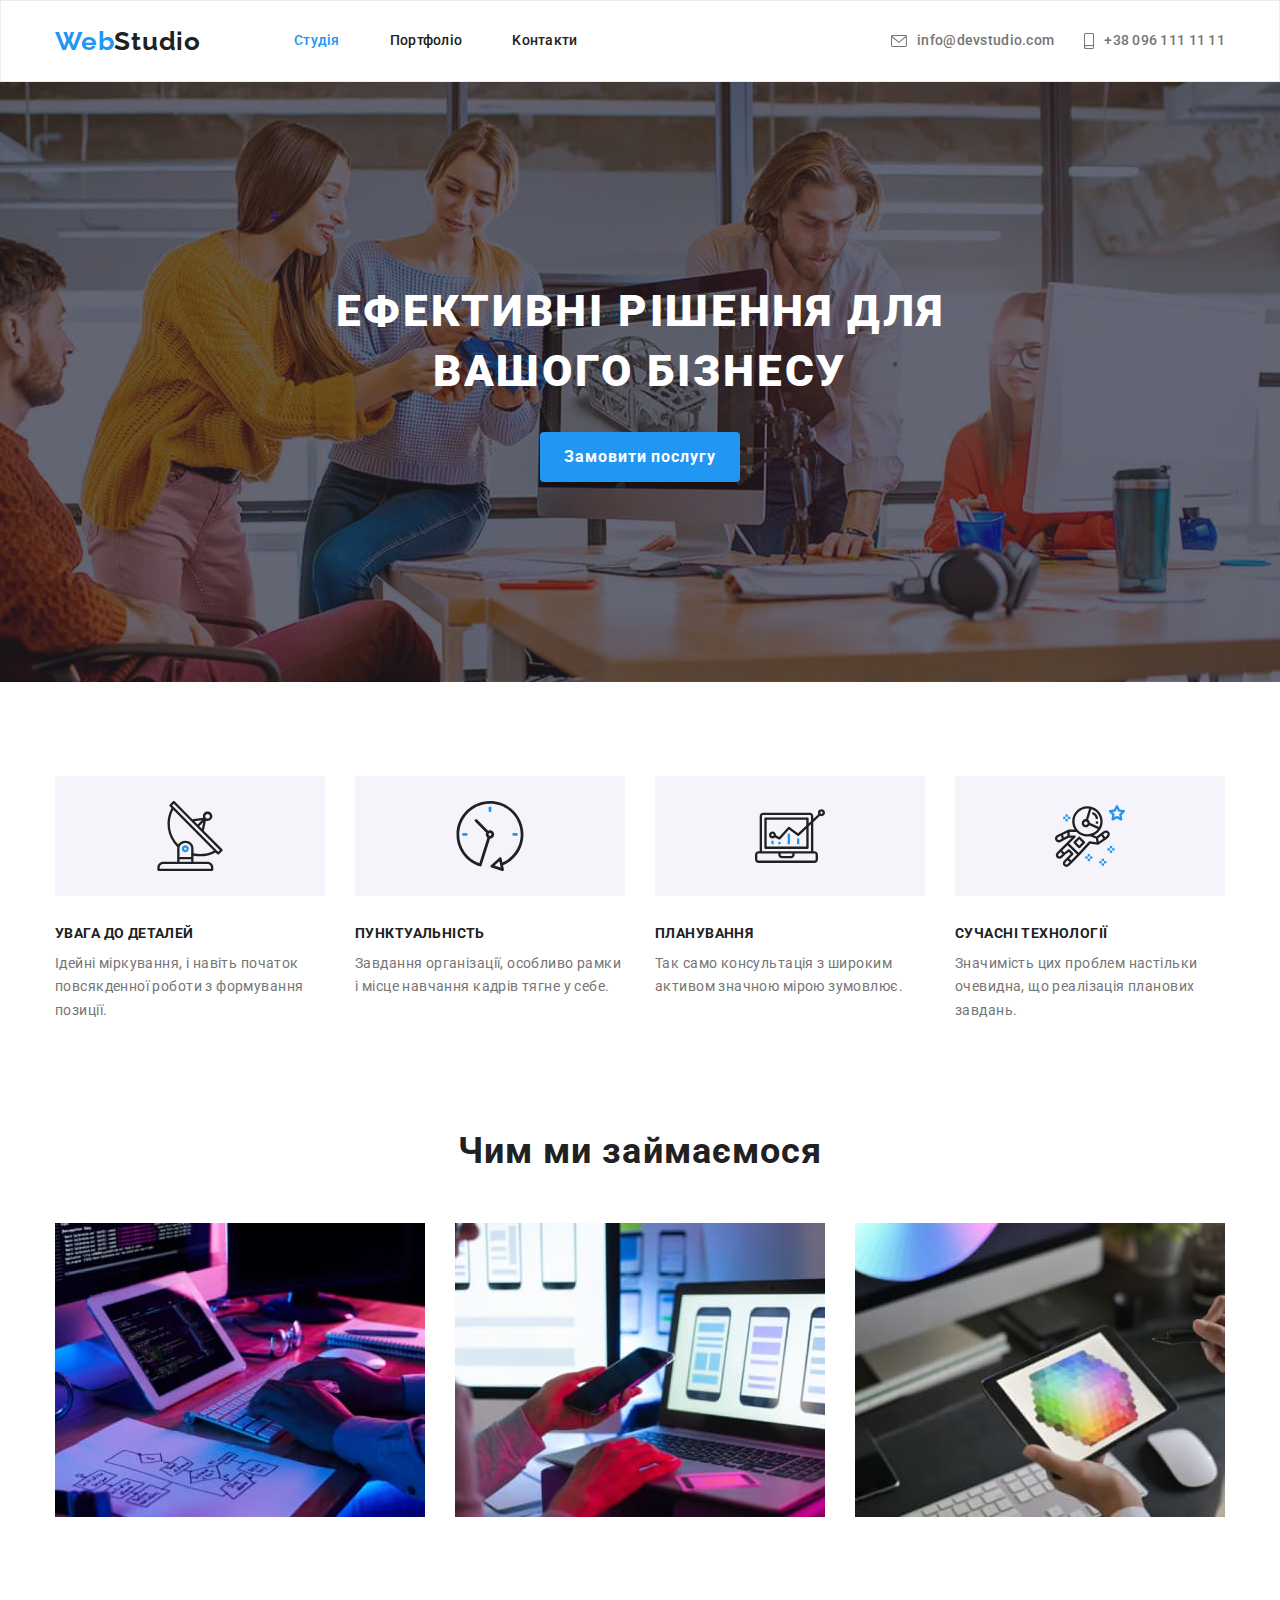
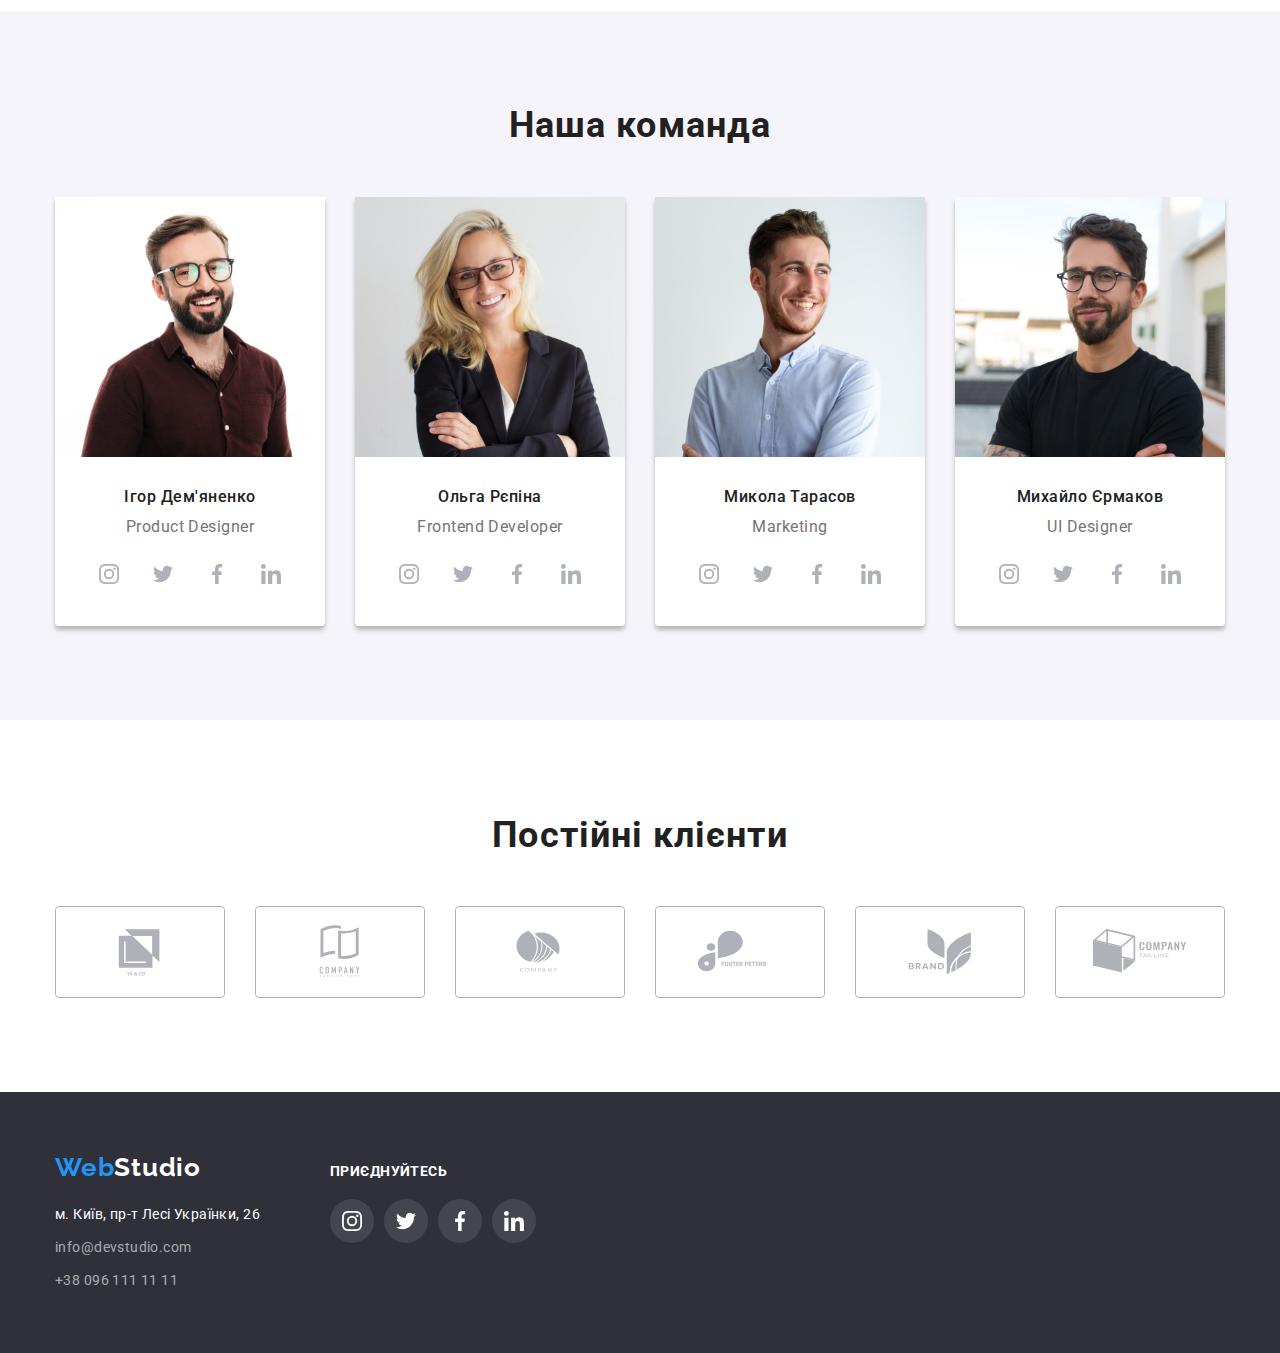
<file: index.html>
<!DOCTYPE html>
<html lang="uk">

<head>
    <meta charset="UTF-8">
    <meta http-equiv="X-UA-Compatible" content="IE=edge">
    <meta name="viewport" content="width=device-width, initial-scale=1.0">
    <title>Студія</title>
    <link
        href="https://fonts.googleapis.com/css2?family=Montserrat:wght@400;500;700;900&family=Raleway:wght@700&family=Roboto:wght@400;500;700;900&display=swap"
        rel="stylesheet" />
    <link rel="stylesheet"
        href="https://cdnjs.cloudflare.com/ajax/libs/modern-normalize/1.1.0/modern-normalize.min.css" />
    <link rel="stylesheet" href="./css/styles.css"/>
</head>

<body>
    <header class="header">
        <div class="container header-container">
            <nav class="header-nav">
                <a class="header-logo" href="./index.html">Web<span class="logo-studio">Studio</span></a>
                <ul class="list nav-list">
                    <li class="nav-item"><a class="nav-link current" href="./index.html">Студія</a></li>
                    <li class="nav-item"><a class="nav-link" href="./portfolio.html">Портфоліо</a></li>
                    <li class="nav-item"><a class="nav-link" href="#">Kонтакти</a></li>
                </ul>
            </nav>
            <ul class="contact-list list">
                <li class="contacts-item">
                    <a class="contacts-link" href="mailto:info@devstudio.com">
                        <svg class="mail" width="16" height="12">
                            <use href="./images/symbol-defs.svg#icon-envelope"></use></svg>info@devstudio.com</a>
                </li>
                <li class="contacts-item">
                    <a class="contacts-link" href="tel:+380961111111">
                        <svg class="phone" width="10" height="16">
                            <use href="./images/symbol-defs.svg#icon-smartphone"></use>
                        </svg>+38 096 111 11 11</a>
                </li>
            </ul>
        </div>
    </header>
    <main>
        <section class="hero-section">
            <div class="container">
                <h1 class="main-title">Ефективні рішення для вашого бізнесу</h1>
                <button class="order-button" type="button">Замовити послугу</button>
            </div>
        </section>
        <section class="section">
            <div class="container">
                <h2 class="visually-hidden">Наші переваги</h2>
                <ul class="list introduction-list">
                    <li class="introduction-item atenna-svg">
                        <h3 class="introduction-title">Увага до деталей</h3>
                        <p class="introduction-subtitle">Ідейні міркування, і навіть початок повсякденної роботи з
                            формування
                            позиції.</p>
                    </li>
                    <li class="introduction-item clock-svg">
                        <h3 class="introduction-title">Пунктуальність</h3>
                        <p class="introduction-subtitle">Завдання організації, особливо рамки і місце навчання кадрів
                            тягне у себе.
                        </p>
                    </li>
                    <li class="introduction-item diagram-svg">
                        <h3 class="introduction-title">Планування</h3>
                        <p class="introduction-subtitle">Так само консультація з широким активом значною мірою зумовлює.
                        </p>
                    </li>
                    <li class="introduction-item astronaut-svg">
                        <h3 class="introduction-title">Сучасні технології</h3>
                        <p class="introduction-subtitle">Значимість цих проблем настільки очевидна, що реалізація
                            планових завдань.
                        </p>
                    </li>
                </ul>
            </div>
        </section>
        <section class="about-section">
            <div class="container">
                <h2 class="secondary-title">Чим ми займаємося</h2>
                <ul class="list img-list">
                    <li><img src="./images/computer.jpg" alt="Людина працює за компʼютером" width="370" height="294">
                    </li>
                    <li><img src="./images/smartphone.jpg" alt="Людина тримає в руці телефон" width="370" height="294">
                    </li>
                    <li><img src="./images/colours.jpg" alt="Людина обирає колір з палітри" width="370" height="294">
                    </li>
                </ul>
            </div>
        </section>
        <section class="team-section section">
            <div class="container">
                <h2 class="secondary-title">Наша команда</h2>
                <ul class="list team-list">
                    <li class="team-item">
                        <img src="./images/product_designer.jpg" alt="Чоловік в окулярах посміхається" width="270"
                            height="260">
                        <div class="team-box">
                            <h3 class="team-title">Ігор Дем'яненко</h3>
                            <p class="team-subtitle">Product Designer</p>
                            <ul class="socials-list list">
                                <li class="socials-item">
                                    <a class="socials-link" href="#">
                                        <svg class="socials-icon" width="20" height="20">
                                            <use href="./images/symbol-defs.svg#icon-instagram"></use>
                                        </svg>
                                    </a>
                                </li>
                                <li class="socials-item">
                                    <a href="#" class="socials-link" >
                                        <svg class="socials-icon" width="20" height="20">
                                            <use href="./images/symbol-defs.svg#icon-twitter"></use>
                                        </svg>
                                    </a>
                                </li>
                                <li class="socials-item">
                                    <a class="socials-link" href="#">
                                        <svg class="socials-icon" width="20" height="20">
                                            <use href="./images/symbol-defs.svg#icon-facebook"></use>
                                        </svg>
                                    </a>
                                </li>
                                <li class="socials-item">
                                    <a class="socials-link" href="#">
                                        <svg class="socials-icon" width="20" height="20">
                                            <use href="./images/symbol-defs.svg#icon-linkedin"></use>
                                        </svg>
                                    </a>
                                </li>
                            </ul>
                        </div>
                    </li>
                    <li class="team-item">
                        <img src="./images/frontend_developer.jpg"
                            alt="Дівчина в окулярах та чорному жакеті посміхається" width="270" height="260">
                        <div class="team-box">
                            <h3 class="team-title">Ольга Рєпіна</h3>
                            <p class="team-subtitle">Frontend Developer</p>
                            <ul class="socials-list list">
                                <li class="socials-item">
                                    <a class="socials-link" href="#">
                                        <svg class="socials-icon" width="20" height="20">
                                            <use href="./images/symbol-defs.svg#icon-instagram"></use>
                                        </svg>
                                    </a>
                                </li>
                                <li class="socials-item">
                                    <a href="#" class="socials-link">
                                        <svg class="socials-icon" width="20" height="20">
                                            <use href="./images/symbol-defs.svg#icon-twitter"></use>
                                        </svg>
                                    </a>
                                </li>
                                <li class="socials-item">
                                    <a class="socials-link" href="#">
                                        <svg class="socials-icon" width="20" height="20">
                                            <use href="./images/symbol-defs.svg#icon-facebook"></use>
                                        </svg>
                                    </a>
                                </li>
                                <li class="socials-item">
                                    <a class="socials-link" href="#">
                                        <svg class="socials-icon" width="20" height="20">
                                            <use href="./images/symbol-defs.svg#icon-linkedin"></use>
                                        </svg>
                                    </a>
                                </li>
                            </ul>
                        </div>
                    </li>
                    <li class="team-item">
                        <img src="./images/marketing.jpg"
                            alt="Чоловік в блакитній сорочці посміхається, дивиться в сторону" width="270" height="260">
                        <div class="team-box">
                            <h3 class="team-title">Микола Тарасов</h3>
                            <p class="team-subtitle">Marketing</p>
                            <ul class="socials-list list">
                                <li class="socials-item">
                                    <a class="socials-link" href="#">
                                        <svg class="socials-icon" width="20" height="20">
                                            <use href="./images/symbol-defs.svg#icon-instagram"></use>
                                        </svg>
                                    </a>
                                </li>
                                <li class="socials-item">
                                    <a href="#" class="socials-link">
                                        <svg class="socials-icon" width="20" height="20">
                                            <use href="./images/symbol-defs.svg#icon-twitter"></use>
                                        </svg>
                                    </a>
                                </li>
                                <li class="socials-item">
                                    <a class="socials-link" href="#">
                                        <svg class="socials-icon" width="20" height="20">
                                            <use href="./images/symbol-defs.svg#icon-facebook"></use>
                                        </svg>
                                    </a>
                                </li>
                                <li class="socials-item">
                                    <a class="socials-link" href="#">
                                        <svg class="socials-icon" width="20" height="20">
                                            <use href="./images/symbol-defs.svg#icon-linkedin"></use>
                                        </svg>
                                    </a>
                                </li>
                            </ul>
                        </div>
                    </li>
                    <li class="team-item">
                        <img src="./images/ui_designer.jpg" alt="Чоловік в чорній футболці та окулярах посміхається"
                            width="270" height="260">
                        <div class="team-box">
                            <h3 class="team-title">Михайло Єрмаков</h3>
                            <p class="team-subtitle">UI Designer</p>
                            <ul class="socials-list list">
                                <li class="socials-item">
                                    <a class="socials-link" href="#">
                                        <svg class="socials-icon" width="20" height="20">
                                            <use href="./images/symbol-defs.svg#icon-instagram"></use>
                                        </svg>
                                    </a>
                                </li>
                                <li class="socials-item">
                                    <a href="#" class="socials-link">
                                        <svg class="socials-icon" width="20" height="20">
                                            <use href="./images/symbol-defs.svg#icon-twitter"></use>
                                        </svg>
                                    </a>
                                </li>
                                <li class="socials-item">
                                    <a class="socials-link" href="#">
                                        <svg class="socials-icon" width="20" height="20">
                                            <use href="./images/symbol-defs.svg#icon-facebook"></use>
                                        </svg>
                                    </a>
                                </li>
                                <li class="socials-item">
                                    <a class="socials-link" href="#">
                                        <svg class="socials-icon" width="20" height="20">
                                            <use href="./images/symbol-defs.svg#icon-linkedin"></use>
                                        </svg>
                                    </a>
                                </li>
                            </ul>
                        </div>
                    </li>
                </ul>
            </div>
        </section>
        <section class="section">
            <div class="container client-container">
                <h2 class="clients-title">Постійні клієнти</h2>
                <ul class="clients-list list">
                    <li class="client-item">
                        <a class="clients-link" href="#">
                        <svg class="logo-icon" width="106" height="60"><use href="./images/symbol-defs.svg#icon-ya-co-logo"></use></svg>
                        </a>
                    </li>
                    <li class="client-item">
                        <a class="clients-link" href="#">
                        <svg class="logo-icon" width="106" height="60"><use href="./images/symbol-defs.svg#icon-second-client-logo"></use></svg>
                        </a>
                    </li>
                    <li class="client-item">
                        <a class="clients-link" href="#">
                        <svg class="logo-icon" width="106" height="60"><use href="./images/symbol-defs.svg#icon-company-logo"></use></svg>
                        </a>
                    </li>
                    <li class="client-item">
                        <a class="clients-link" href="#">
                        <svg class="logo-icon" width="106" height="60"><use href="./images/symbol-defs.svg#icon-foster-logo"></use></svg>
                        </a>
                    </li>
                    <li class="client-item">
                        <a  class="clients-link" href="#">
                        <svg class="logo-icon" width="106" height="60"><use href="./images/symbol-defs.svg#icon-brand-logo"></use></svg>
                        </a>
                    </li>
                    <li class="client-item">
                        <a class="clients-link" href="#">
                        <svg class="logo-icon" width="106" height="60"><use href="./images/symbol-defs.svg#icon-tag-line-logo"></use></svg>
                        </a>
                    </li>
                </ul>
            </div>
        </section>
    </main>
    <footer class="footer">
        <div class="container wrapper">
            <div class="address-container">
                <a class="logo-footer" href="./index.html">Web<span class="logo-footer-studio">Studio</span></a>
                <address class="address">
                    <ul class="list address-list">
                        <li class="address-item"><a class="address-link" href="https://goo.gl/maps/MCh6iijixuNLaUNb6">м.
                                Київ, пр-т Лесі Українки,
                                26</a></li>
                        <li class="address-item"><a class="footer-contact" href="mailto:info@devstudio.com">info@devstudio.com</a></li>
                        <li class="address-item"><a class="footer-contact" href="tel:+380961111111">+38 096 111 11 11</a>
                        </li>
                    </ul>
                </address> 
            </div>
            <div class="social-links-container">
                <p class="footer-txt">Приєднуйтесь</p>
                <ul class="social-links-list list">
                    <li class="socials">
                        <a class="social-link-footer" href="#">
                            <svg class="socials-icon-footer" width="20" height="20"><use href="./images/symbol-defs.svg#icon-instagram"></use></svg>
                        </a>
                    </li>
                    <li class="socials">
                        <a class="social-link-footer" href="#">
                            <svg class="socials-icon-footer" width="20" height="20">
                                <use href="./images/symbol-defs.svg#icon-twitter"></use>
                            </svg>
                        </a>
                    </li>
                    <li class="socials">
                        <a class="social-link-footer" href="#">
                            <svg class="socials-icon-footer" width="20" height="20">
                                <use href="./images/symbol-defs.svg#icon-facebook"></use>
                            </svg>
                        </a>
                    </li>
                    <li class="socials">
                        <a class="social-link-footer" href="#">
                            <svg class="socials-icon-footer" width="20" height="20">
                                <use href="./images/symbol-defs.svg#icon-linkedin"></use>
                            </svg>
                        </a>
                    </li>
                </ul>
            </div>
        </div>
    </footer>
</body>

</html>
</file>
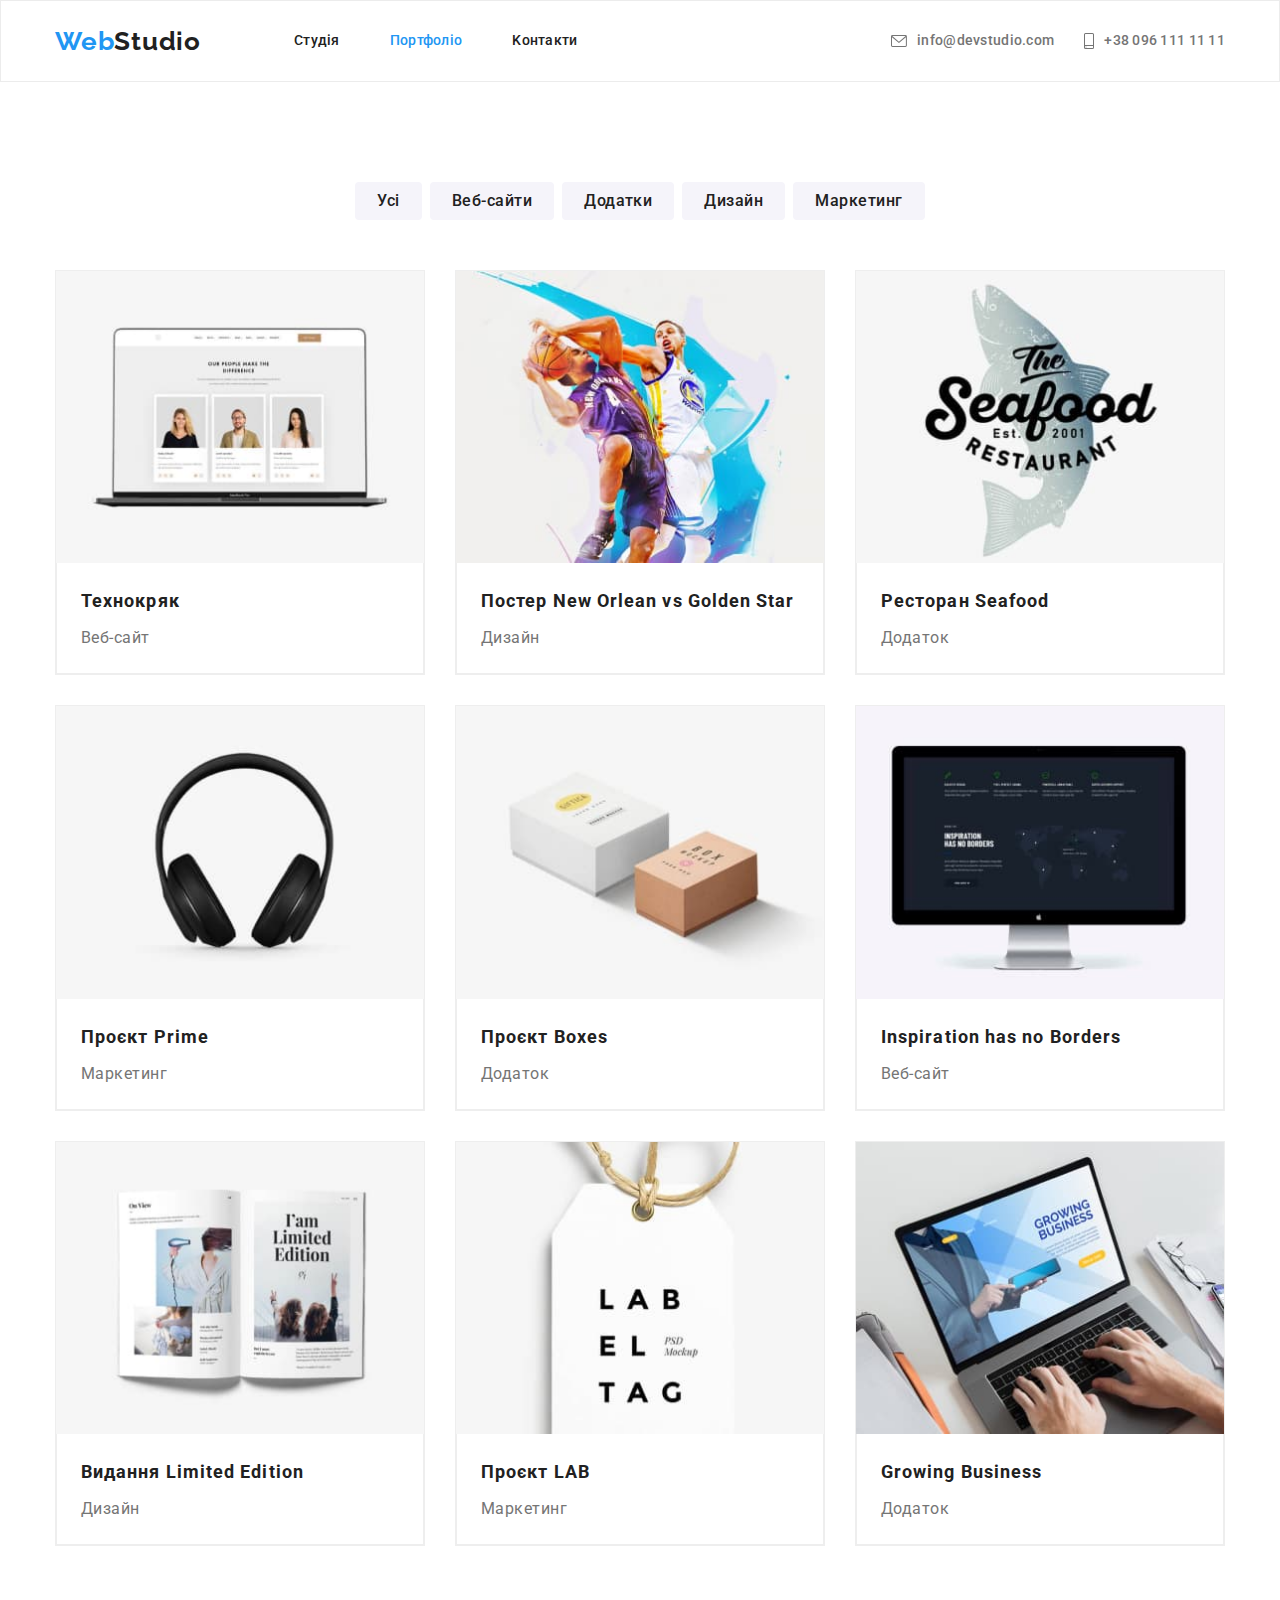
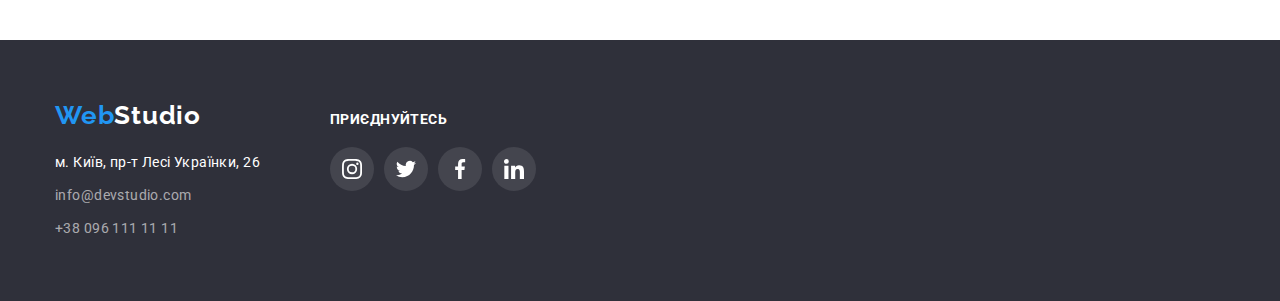
<file: portfolio.html>
<!DOCTYPE html>
<html lang="uk">

<head>
    <meta charset="UTF-8">
    <meta http-equiv="X-UA-Compatible" content="IE=edge">
    <meta name="viewport" content="width=device-width, initial-scale=1.0">
    <title>Портфоліо</title>
    <link
        href="https://fonts.googleapis.com/css2?family=Montserrat:wght@400;500;700;900&family=Raleway:wght@700&family=Roboto:wght@400;500;700;900&display=swap"
        rel="stylesheet" />
    <link rel="stylesheet"
        href="https://cdnjs.cloudflare.com/ajax/libs/modern-normalize/1.1.0/modern-normalize.min.css" />
    <link rel="stylesheet" href="./css/styles.css" />
</head>

<body>
    <header class="header">
        <div class="container header-container">
            <nav class="header-nav">
                <a class="header-logo" href="./index.html">Web<span class="logo-studio">Studio</span></a>
                <ul class="list nav-list">
                    <li class="nav-item"><a class="nav-link" href="./index.html">Студія</a></li>
                    <li class="nav-item"><a class="nav-link current" href="./portfolio.html">Портфоліо</a></li>
                    <li class="nav-item"><a class="nav-link" href="#">Kонтакти</a></li>
                </ul>
            </nav>
            <ul class="contact-list list">
                <li class="contacts-item">
                    <a class="contacts-link" href="mailto:info@devstudio.com">
                        <svg class="mail" width="16" height="12">
                            <use href="./images/symbol-defs.svg#icon-envelope"></use>
                        </svg>info@devstudio.com</a>
                </li>
                <li class="contacts-item">
                    <a class="contacts-link" href="tel:+380961111111">
                        <svg class="phone" width="10" height="16">
                            <use href="./images/symbol-defs.svg#icon-smartphone"></use>
                        </svg>+38 096 111 11 11</a>
                </li>
            </ul>
        </div>
    </header>
    <main>
        <section class="portfolio">
            <div class="container">
                <h2 class="visually-hidden">Наші проекти</h2>
                <ul class="list portfolio-btns">
                    <li class="item"><button class="portfolio-btn" type="button">Усі</button></li>
                    <li class="item"><button class="portfolio-btn" type="button">Веб-сайти</button></li>
                    <li class="item"><button class="portfolio-btn" type="button">Додатки</button></li>
                    <li class="item"><button class="portfolio-btn" type="button">Дизайн</button></li>
                    <li class="item"><button class="portfolio-btn" type="button">Маркетинг</button></li>
                </ul>
                <ul class="list products-list">
                    <li class="product-item">
                        <a  class="product-link" href="#">
                            <img src="./images/technokryak.jpg" alt="ноутбук, на екрані зображені три фотокартки людей"
                                width="370" height="294">
                            <div class="product-container">
                                <h3 class="product-title">Технокряк</h3>
                                <p class="product-subtitle">Веб-сайт</p>
                            </div>
                        </a>
                    </li>
                    <li class="product-item">
                        <a class="product-link" href="#">
                            <img src="./images/new_orlean.jpg" alt="двоє баскетболістів з різних команд в боротьбі за мʼяч"
                                width="370" height="294">
                            <div class="product-container">
                                <h3 class="product-title">Постер New Orlean vs Golden Star</h3>
                                <p class="product-subtitle">Дизайн</p>
                            </div>
                        </a>
                    </li>
                    <li class="product-item">
                        <a class="product-link" href="#">
                            <img src="./images/seafood.jpg" alt="логотип ресторану, назва ресторану на фоні риби"
                                width="370" height="294">
                            <div class="product-container">
                                <h3 class="product-title">Ресторан Seafood</h3>
                                <p class="product-subtitle">Додаток</p>
                            </div>
                        </a>
                    </li>
                    <li class="product-item">
                        <a class="product-link" href="#">
                            <img src="./images/project_prime.jpg" alt="чорні навушники" width="370" height="294">
                            <div class="product-container">
                                <h3 class="product-title">Проєкт Prime</h3>
                                <p class="product-subtitle">Маркетинг</p>
                            </div>
                        </a>
                    </li>
                    <li class="product-item">
                        <a class="product-link" href="#">
                            <img src="./images/boxes.jpg" alt="біла та коричнева коробки" width="370" height="294">
                            <div class="product-container">
                                <h3 class="product-title">Проєкт Boxes</h3>
                                <p class="product-subtitle">Додаток</p>
                            </div>
                        </a>
                    </li>
                    <li class="product-item">
                        <a class="product-link" href="#">
                            <img src="./images/inspiration.jpg" alt="монітор з зображенням веб-сайту" width="370"
                                height="294">
                            <div class="product-container">
                                <h3 class="product-title">Inspiration has no Borders</h3>
                                <p class="product-subtitle">Веб-сайт</p>
                            </div>
                        </a>
                    </li>
                    <li class="product-item">
                        <a class="product-link" href="#">
                            <img src="./images/limited_edition.jpg" alt="відкритий журнал" width="370" height="294">
                            <div class="product-container">
                                <h3 class="product-title">Видання Limited Edition</h3>
                                <p class="product-subtitle">Дизайн</p>
                            </div>
                        </a>
                    </li>
                    <li class="product-item">
                        <a class="product-link" href="#">
                            <img src="./images/project_lab.jpg" alt="бирка для одягу з назвою проєкту" width="370"
                                height="294">
                            <div class="product-container">
                                <h3 class="product-title">Проєкт LAB</h3>
                                <p class="product-subtitle">Маркетинг</p>
                            </div>
                        </a>
                    </li>
                    <li class="product-item">
                        <a class="product-link" href="#">
                            <img src="./images/growing_business.jpg" alt="людина працює за компʼютером" width="370"
                                height="294">
                            <div class="product-container">
                                <h3 class="product-title">Growing Business</h3>
                                <p class="product-subtitle">Додаток</p>
                            </div>
                        </a>
                    </li>
                </ul>
            </div>
        </section>

    </main>
    <footer class="footer">
        <div class="container wrapper">
            <div class="address-container">
                <a class="logo-footer" href="./index.html">Web<span class="logo-footer-studio">Studio</span></a>
                <address class="address">
                    <ul class="list address-list">
                        <li class="address-item"><a class="address-link" href="https://goo.gl/maps/MCh6iijixuNLaUNb6">м.
                                Київ, пр-т Лесі Українки,
                                26</a></li>
                        <li class="address-item"><a class="footer-contact"
                                href="mailto:info@devstudio.com">info@devstudio.com</a></li>
                        <li class="address-item"><a class="footer-contact" href="tel:+380961111111">+38 096 111 11 11</a>
                        </li>
                    </ul>
                </address>
            </div>
            <div class="social-links-container">
                <p class="footer-txt">Приєднуйтесь</p>
                <ul class="social-links-list list">
                    <li class="socials">
                        <a class="social-link-footer" href="#">
                            <svg class="socials-icon-footer" width="20" height="20">
                                <use href="./images/symbol-defs.svg#icon-instagram"></use>
                            </svg>
                        </a>
                    </li>
                    <li class="socials">
                        <a class="social-link-footer" href="#">
                            <svg class="socials-icon-footer" width="20" height="20">
                                <use href="./images/symbol-defs.svg#icon-twitter"></use>
                            </svg>
                        </a>
                    </li>
                    <li class="socials">
                        <a class="social-link-footer" href="#">
                            <svg class="socials-icon-footer" width="20" height="20">
                                <use href="./images/symbol-defs.svg#icon-facebook"></use>
                            </svg>
                        </a>
                    </li>
                    <li class="socials">
                        <a class="social-link-footer" href="#">
                            <svg class="socials-icon-footer" width="20" height="20">
                                <use href="./images/symbol-defs.svg#icon-linkedin"></use>
                            </svg>
                        </a>
                    </li>
                </ul>
            </div>
        </div>
    </footer>
</body>

</html>
</file>
<file: css/styles.css>
:root {
    --primary-text-color: #212121;
    --secondary-text-color: #757575;
    --white-color: #FFFFFF;
    --blue-color: #2196F3; 
    --main-background-color: #FFFFFF;
    --secondary-background-color: #F5F4FA;
    --footer-color: #2F303A;
    --borders-color: #AFB1B8;
}

a {
    text-decoration: none;
}

h1,
h2,
h3,
h4,
h5,
h6,
p {
    margin-top: 0;
}

img {
    display: block;
    max-width: 100%;
    height: auto;
}

.list {
    list-style: none;
    margin: 0;
    padding-left: 0;
}

.visually-hidden {
    position: absolute;
    white-space: nowrap;
    width: 1px;
    height: 1px;
    overflow: hidden;
    border: 0;
    padding: 0;
    clip: rect(0 0 0 0);
    clip-path: inset(50%);
    margin: -1px;
}

body {
    font-family: 'Roboto', sans-serif;
    font-size: 14px;
    color: var(--primary-text-color);
    background-color: var(--main-background-color);
}

button {
    cursor: pointer;
    font-family: inherit;
    border: none;
    border-radius: 4px;
}

.container {
    width: 1200px;
    padding-right: 15px;
    padding-left: 15px;
    margin-right: auto;
    margin-left: auto;
}

.section {
    padding-top: 94px;
    padding-bottom: 94px;
}
 
/*-------Header---*/ 

.header {
    border: 1px solid #ECECEC;
}

.header-container {
    display: flex;
}

.header-nav,
.nav-list {
    display: flex;
    align-items: center;
    margin-right: auto;
}


.header-logo {
    margin-right: 93px;
    font-family: 'Raleway', sans-serif;
    color: var(--blue-color);
    font-style: normal;
    font-weight: 700;
    font-size: 26px;
    line-height: 1.19;
    letter-spacing: 0.03em;
}

.logo-studio {
    color: var(--primary-text-color);
}

.nav-link {
    display: block;
    padding: 32px 0 32px 0;
    font-weight: 500;
    line-height: 1.14;
    letter-spacing: 0.02em;
    color: var(--primary-txt-color);
}

.nav-link:hover,
.nav-link:focus,
.contacts-link:hover,
.contacts-link:focus {
    color: var(--blue-color);
}


.nav-item:not(:last-child) {
margin-right: 50px;
margin-left: 0px;
}

.contact-list {
    display: flex;
    align-items: center;
    margin-left: auto;
}

.contacts-link {
    display: flex;
    align-items: center;
    color: var(--secondary-text-color);
    gap: 10px;
}

.contact-list {
    display: flex;
    align-items: center;
    padding: 32px 0px 32px;
    font-weight: 500;
    line-height: 1.14;
    letter-spacing: 0.02em;
    gap: 30px;
}

.mail,
.phone {
    fill: currentColor;
}

.current {
    color: var(--blue-color);
}


/*------Footer----*/



.footer {
    background-color: var(--footer-color);
    padding-top: 60px;
    padding-bottom: 60px;
}

.logo-footer {
    font-family: 'Raleway', sans-serif;
    color: var(--blue-color);
    font-style: normal;
    font-weight: 700;
    font-size: 26px;
    line-height: 1.19;
    letter-spacing: 0.03em;
    margin-bottom: 20px;
    display: block;
}

.logo-footer-studio {
    color: var(--white-color);
}

.address-link {
    font-style: normal;
    font-weight: 400;
    font-size: 14px;
    line-height: 1.71;
    letter-spacing: 0.03em;
    color: var(--white-color);
}

.address-list .address-item:not(:last-child) {
    margin-bottom: 9px;
}

.address-link:hover,
.address-link:focus {
    color: var(--blue-color);
}

.footer-contact {
    font-family: inherit;
    font-style: normal;
    font-weight: 400;
    font-size: 14px;
    line-height: 1.71;
    letter-spacing: 0.03em;
    color: rgba(255, 255, 255, 0.6);
}

.footer-contact:hover,
.footer-contact:focus {
    color: var(--blue-color);
}

.footer>.wrapper {
    display: flex;
    align-items: baseline;
}

.address-container {
    margin-right: 70px;
}

.footer-txt {
    display: block;
    font-weight: 700;
    font-size: 14px;
    line-height: 16px;
    letter-spacing: 0.03em;
    text-transform: uppercase;
    color: var(--white-color);
    margin-bottom: 20px;
}

.socials {
    width: 44px;
    height: 44px;
}

.social-link-footer{
    display: flex;
    justify-content: center;
    align-items: center;
    width: 100%;
    height: 100%;
    background-color: rgba(255, 255, 255, 0.1);
    border-radius: 50%;
}

.social-link-footer:hover,
.social-link-footer:focus {
    color: var(--main-background-color);
    background-color: var(--blue-color);
}
 .social-links-list {
    display: flex;
    margin-bottom: 0;
    gap: 10px;
 }
.socials-icon-footer {
    fill: var(--main-background-color)
}

/*----Studio styles---*/

.hero-section {
    background-color: var(--footer-color);
    color: var(--white-color);
    display: block;
    max-width: 1600px;
    padding: 200px 0px 200px;
    text-align: center;
    background-image: linear-gradient(rgba(47, 48, 58, 0.4),
                rgba(47, 48, 58, 0.4)), 
                url(../images/bckg-image.jpg);
    background-repeat: no-repeat;
    background-size: cover;
    background-position: center;
    align-items: center;
    margin-left: auto;
    margin-right: auto;
}

.main-title {
    font-weight: 900;
    font-size: 44px;
    line-height: 1.36;
    text-align: center;
    letter-spacing: 0.06em;
    text-transform: uppercase;
    display: inline-block;
    margin-bottom: 30px;
    width: 696px;
    flex-grow: 1;
}

.order-button {
    display: block;
    background-color: var(--blue-color);
    color: var(--white-color);
    box-shadow: 0px 4px 4px rgba(0, 0, 0, 0.15);
    font-family: inherit;
    font-weight: 700;
    font-size: 16px;
    line-height: 1.87;
    text-align: center;
    letter-spacing: 0.06em;
    border-radius: 4px;
    min-width: 200px;
    padding: 10px 24px;
    margin: 0 auto;
}

.order-button:hover,
.order-button:focus {
    background-color: #188CE8;
    box-shadow: 0px 4px 4px rgba(0, 0, 0, 0.15);
}

.introduction-list {
    display: flex;
    gap: 30px;
}

.introduction-title {
    font-size: 14px;
    line-height: 1.14;
    letter-spacing: 0.03em;
    text-transform: uppercase;
    color: var(--primary-text-color);
    margin-bottom: 10px;
}

.introduction-subtitle {
    font-size: 14px;
    line-height: 1.71;
    letter-spacing: 0.03em;
    color: var(--secondary-text-color);
}


.introduction-item {
    display: block;
    max-width: 270px;
}
.atenna-svg::before {
    content: " ";
    display: block;
    width: 270px;
    height: 120px;
    margin-bottom: 30px;
    background-color: var(--secondary-background-color);
    background-image: url(../images/antenna.svg);
    background-repeat: no-repeat;
    background-position: center;
    background-size: 70px 70px;

}

.clock-svg::before {
    content: " ";
    display: block;
    width: 270px;
    height: 120px;
    margin-bottom: 30px;
    background-color: var(--secondary-background-color);
    background-image: url(../images/clock.svg);
    background-repeat: no-repeat;
    background-position: center;
    background-size: 70px 70px;

}

.diagram-svg::before {
    content: " ";
    display: block;
    width: 270px;
    height: 120px;
    margin-bottom: 30px;
    background-color: var(--secondary-background-color);
    background-image: url(../images/diagram.svg);
    background-position: center;
    background-repeat: no-repeat;
    background-size: 70px 70px;
}

.astronaut-svg::before {
    content: " ";
    display: block;
    width: 270px;
    height: 120px;
    margin-bottom: 30px;
    background-color: var(--secondary-background-color);
    background-image: url(../images/astronaut.svg);
    background-position: center;
    background-repeat: no-repeat;
    background-size: 70px 70px;
}
.about-section {
    padding-bottom: 94px;
    align-items: center;
}

.secondary-title {
    font-style: normal;
    font-size: 36px;
    line-height: 1.16;
    text-align: center;
    letter-spacing: 0.03em;
    margin-bottom: 50px;
    padding-top: 0;
}

.img-list {
    display: flex;
    gap: 30px;
}

.team-section {
    background-color: var(--secondary-background-color);
}

.team-item {
    background-color: var(--main-background-color);
    border-radius: 0px 0px 4px 4px;
    box-shadow: 0 4px 4px rgba(0, 0, 0, 0.25);
}

.team-list {
    display: flex;
    gap: 30px;
}

.team-box {
    padding-top: 30px;
    padding-bottom: 30px;
}

.team-title {
    font-weight: 500;
    font-size: 16px;
    line-height: 1.26;
    text-align: center;
    letter-spacing: 0.03em;
    color: var(--primary-text-color);
    margin-bottom: 10px;
}

.team-subtitle {
    font-size: 16px;
    line-height: 1.19;
    text-align: center;
    letter-spacing: 0.03em;
    color: var(--secondary-text-color);
    margin-bottom: 16px;
}

.socials-list {
    display: flex;
    justify-content: center;
    gap: 10px;
}
.socials-item {
    width: 44px;
    height: 44px;
}
.socials-link {
    display: flex;
    justify-content: center;
    align-items: center;
    width: 100%;
    height: 100%;
    border-radius: 50%;
    fill: var(--borders-color); 
}

.socials-link:hover, 
.socials-link:focus {
    background-color: #188CE8;
    fill: #EEEEEE;
}


/*-------Clients section----*/

.client-section {
    align-items: center;
}
.clients-title {
    font-style: normal;
    font-weight: 700;
    font-size: 36px;
    line-height: 42px;
    text-align: center;
    letter-spacing: 0.03em;
    margin-bottom: 50px;
}

.client-container {
    display: block
}
.clients-list {
    display: flex;
    gap: 30px;
}
.clients-link {
    display: flex;
    justify-content: center;
    align-items: center;
    width: 100%;
    height: 100%;
    border: 1px solid #AFB1B8;
    border-radius: 4px;
    color: var(--borders-color);
}
.client-item {
    width: calc((100% - 150px) / 6);
    height: 92px;
}

.logo-icon {
    fill: currentColor;
}

.clients-link:hover,
.clients-link:focus {
    color: var(--blue-color);
    border-color: var(--blue-color);
}


/*--Portfolio styles--*/

.portfolio {
    background-color: var(--main-background-color);
    padding-top: 100px;
    padding-bottom: 94px;
}

.portfolio-btn {
    padding: 6px 22px;
    font-family: inherit;
    font-weight: 500;
    font-size: 16px;
    line-height: 1.62;
    text-align: center;
    letter-spacing: 0.03em;
    border: none;
    border-color: transparent;
    border-radius: 4px;
    color: var(--primary-text-color);
    background-color: var(--secondary-background-color);
}

.portfolio-btns {
    display: flex;
    justify-content: center;
    gap: 8px;
    margin-bottom: 50px;
}

.portfolio-btn:hover,
.portfolio-btn:focus {
    background-color: var(--blue-color);
    color: var(--white-color);
    box-shadow: 0px 3px 1px rgba(0, 0, 0, 0.1), 0px 1px 2px rgba(0, 0, 0, 0.08), 0px 2px 2px rgba(0, 0, 0, 0.12);
}

.product-item {
    background-color: var(--main-background-color);
    max-width: 370px;
    border: 1px solid #EEEEEE;
}

.product-link {
    display: block;
}
.product-link:hover,
.product-link:focus {
    box-shadow: 0px 1px 1px rgba(0, 0, 0, 0.12), 0px 4px 4px rgba(0, 0, 0, 0.06), 1px 4px 6px rgba(0, 0, 0, 0.16);
}

.products-list {
    display: flex;
    flex-wrap: wrap;
    gap: 30px;
    flex-basis: ((100% - 60) / 3);
}

.product-title {
    font-size: 18px;
    line-height: 2;
    letter-spacing: 0.06em;
    color: var(--primary-text-color);
    margin-top: 0;
    margin-bottom: 4px;
    display: block;
}

.product-subtitle {
    display: block;
    font-size: 16px;
    line-height: 1.87;
    letter-spacing: 0.03em;
    color: var(--secondary-text-color);
    margin-bottom: 0;
}

.product-container {
    padding: 20px 24px;
    border: 1px solid #EEEEEE;
    border-top: none;
    display: block;
}
</file>
